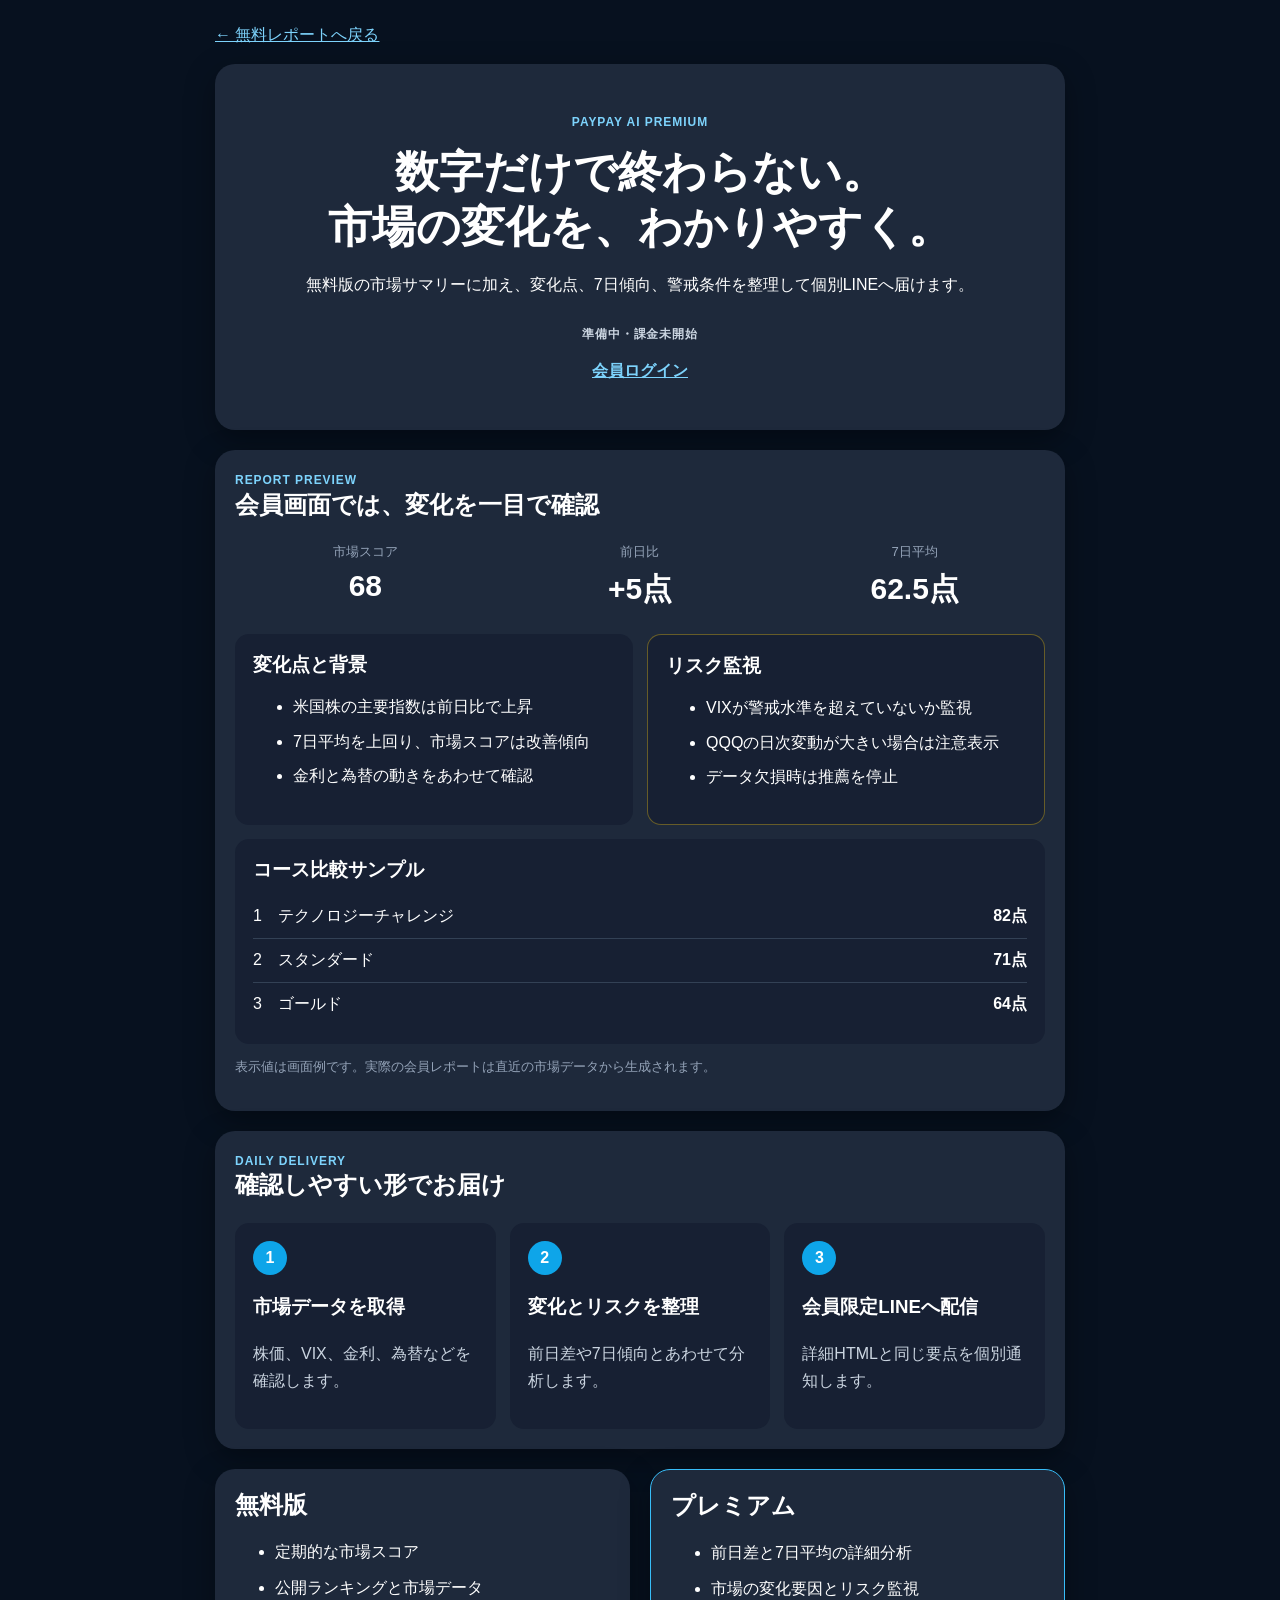
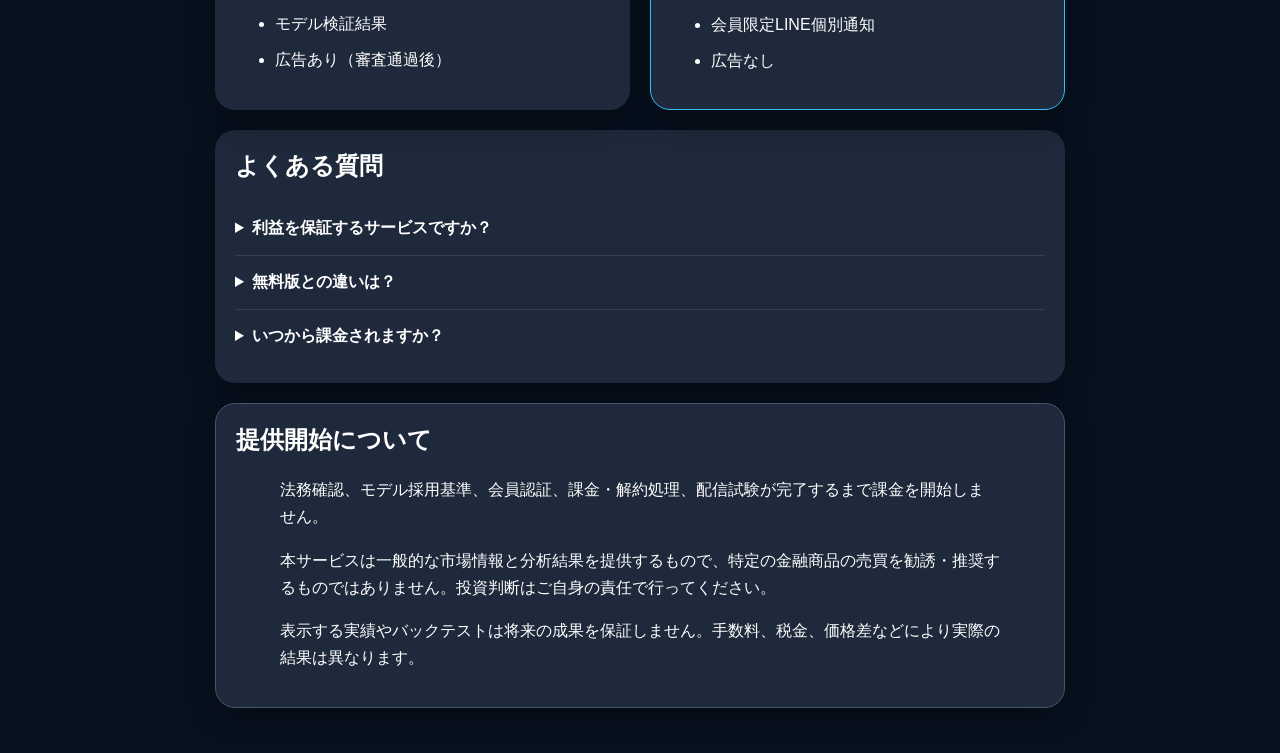
<file: premium.html>
<!DOCTYPE html>
<html lang="ja">
<head>
    <meta charset="utf-8">
    <meta name="viewport" content="width=device-width, initial-scale=1">
    <title>PayPay AI Premium</title>
    <meta name="description" content="PayPay AI Premiumの詳細分析と会員限定LINE通知">
    <link rel="stylesheet" href="css/style.css">
</head>
<body>
<main class="container premium-page">
    <a class="back-link" href="index.html">← 無料レポートへ戻る</a>
    <section class="card premium-hero">
        <span class="premium-label">PAYPAY AI PREMIUM</span>
        <h1><span>数字だけで終わらない。</span><span>市場の変化を、わかりやすく。</span></h1>
        <p>無料版の市場サマリーに加え、変化点、7日傾向、警戒条件を整理して個別LINEへ届けます。</p>
        <div class="premium-price"></div>
        <div class="premium-status">準備中・課金未開始</div>
        <a class="member-login-link" href="https://paypay-ai-members.onrender.com/login">会員ログイン</a>
    </section>

    <section class="card premium-preview" aria-label="プレミアムレポートの表示例">
        <span class="premium-label">REPORT PREVIEW</span>
        <h2>会員画面では、変化を一目で確認</h2>
        <div class="premium-metrics preview-metrics">
            <div><span>市場スコア</span><strong>68</strong></div>
            <div><span>前日比</span><strong>+5点</strong></div>
            <div><span>7日平均</span><strong>62.5点</strong></div>
        </div>
        <div class="premium-sample-grid">
            <article class="sample-panel">
                <h3>変化点と背景</h3>
                <ul>
                    <li>米国株の主要指数は前日比で上昇</li>
                    <li>7日平均を上回り、市場スコアは改善傾向</li>
                    <li>金利と為替の動きをあわせて確認</li>
                </ul>
            </article>
            <article class="sample-panel risk-panel">
                <h3>リスク監視</h3>
                <ul>
                    <li>VIXが警戒水準を超えていないか監視</li>
                    <li>QQQの日次変動が大きい場合は注意表示</li>
                    <li>データ欠損時は推薦を停止</li>
                </ul>
            </article>
        </div>
        <div class="sample-ranking">
            <h3>コース比較サンプル</h3>
            <div class="sample-ranking-row"><span>1　テクノロジーチャレンジ</span><strong>82点</strong></div>
            <div class="sample-ranking-row"><span>2　スタンダード</span><strong>71点</strong></div>
            <div class="sample-ranking-row"><span>3　ゴールド</span><strong>64点</strong></div>
        </div>
        <p class="data-note">表示値は画面例です。実際の会員レポートは直近の市場データから生成されます。</p>
    </section>

    <section class="card delivery-section">
        <span class="premium-label">DAILY DELIVERY</span>
        <h2>確認しやすい形でお届け</h2>
        <div class="delivery-grid">
            <div><strong>1</strong><h3>市場データを取得</h3><p>株価、VIX、金利、為替などを確認します。</p></div>
            <div><strong>2</strong><h3>変化とリスクを整理</h3><p>前日差や7日傾向とあわせて分析します。</p></div>
            <div><strong>3</strong><h3>会員限定LINEへ配信</h3><p>詳細HTMLと同じ要点を個別通知します。</p></div>
        </div>
    </section>

    <section class="plan-grid">
        <article class="card">
            <h2>無料版</h2>
            <ul><li>定期的な市場スコア</li><li>公開ランキングと市場データ</li><li>モデル検証結果</li><li>広告あり（審査通過後）</li></ul>
        </article>
        <article class="card premium-plan">
            <h2>プレミアム</h2>
            <ul><li>前日差と7日平均の詳細分析</li><li>市場の変化要因とリスク監視</li><li>会員限定LINE個別通知</li><li>広告なし</li></ul>
        </article>
    </section>

    <section class="card faq-section">
        <h2>よくある質問</h2>
        <details><summary>利益を保証するサービスですか？</summary><p>いいえ。市場情報と分析結果を整理するサービスであり、将来の利益を保証しません。</p></details>
        <details><summary>無料版との違いは？</summary><p>プレミアム版では、前日差、7日傾向、変化要因、リスク監視と個別LINE通知を提供する予定です。</p></details>
        <details><summary>いつから課金されますか？</summary><p>現在は課金していません。法務・精度・会員認証・決済・配信試験の完了後に案内します。</p></details>
    </section>

    <section class="card compliance-card">
        <h2>提供開始について</h2>
        <p class="readable-text">法務確認、モデル採用基準、会員認証、課金・解約処理、配信試験が完了するまで課金を開始しません。</p>
        <p class="readable-text">本サービスは一般的な市場情報と分析結果を提供するもので、特定の金融商品の売買を勧誘・推奨するものではありません。投資判断はご自身の責任で行ってください。</p><p class="readable-text">表示する実績やバックテストは将来の成果を保証しません。手数料、税金、価格差などにより実際の結果は異なります。</p><p></p>
    </section>
</main>
</body>
</html>
</file>
<file: css/style.css>
*{
    box-sizing:border-box;
}

body{
    margin:0;
    background:#07111f;
    color:white;
    font-family:-apple-system,BlinkMacSystemFont,sans-serif;
}

.container{
    max-width:1000px;
    margin:auto;
    padding:25px;
}

.hero::before{
    content:"";
    position:absolute;
    inset:0;
    background:
        radial-gradient(circle at top right,
        rgba(255,255,255,.18),
        transparent 45%);
    pointer-events:none;
}
@keyframes heroGradient{
0%{
background-position:0% 50%;
}
50%{
background-position:100% 50%;
}
100%{
background-position:0% 50%;
}

}

.hero h1{
font-size:52px;
margin:0;
font-weight:800;
letter-spacing:-1px;
}

.hero p{
font-size:18px;
opacity:.92;
margin-top:10px;
}

.button:hover{
transform:translateY(-3px);
box-shadow:0 14px 30px rgba(0,0,0,.35);
}

.gauge-ring span{

width:120px;
height:120px;

background:#1e293b;

border-radius:50%;

display:flex;
align-items:center;
justify-content:center;

font-size:42px;
font-weight:bold;

}

.card{
background:#1e293b;
border-radius:20px;
padding:20px;
margin-bottom:20px;
box-shadow:0 10px 30px rgba(0,0,0,.35);
}

.header-card{
    position:relative;
    overflow:hidden;

    background:linear-gradient(
        135deg,
        #2563eb,
        #0891b2,
        #059669
    );

    background-size:300% 300%;
    animation:heroGradient 10s ease infinite;

    padding:40px;
    border-radius:24px;
    margin-bottom:25px;
    box-shadow:0 20px 40px rgba(0,0,0,.35);

    color:white;
}

.header-card::before{
    content:"";
    position:absolute;
    inset:0;

    background:
        radial-gradient(
            circle at top right,
            rgba(255,255,255,.18),
            transparent 45%
        );

    pointer-events:none;
}

.header-card::after{
    content:"";
    position:absolute;
    right:-80px;
    top:-80px;
    width:220px;
    height:220px;
    background:rgba(255,255,255,.08);
    border-radius:50%;
}

.grid{
    display:grid;
    grid-template-columns:repeat(3,1fr);
    gap:20px;
    margin-bottom:20px;
}

@media(max-width:900px){
    .grid{
        grid-template-columns:1fr;
    }
}

canvas{
    max-height:280px;
}

.grid2{
    display:grid;
    grid-template-columns:1fr 1fr;
    gap:20px;
    margin-bottom:20px;
}

@media(max-width:800px){
    .grid2{
        grid-template-columns:1fr;
    }
}

.grid-center{
    display:grid;
    grid-template-columns:repeat(2,minmax(320px,450px));
    justify-content:center;
    gap:20px;
    margin-bottom:20px;
}

table tr:hover{
    background:#334155;
    transition:.2s;
}

.card h2{
    margin-top:0;
}

.card{
    transition:.2s;
}

.card:hover{
    transform:translateY(-4px);
}

.score{
    font-size:72px;
    font-weight:800;
    text-align:center;
    line-height:1;
    margin:12px 0;
}

.score-unit{
    font-size:28px;
    font-weight:600;
    opacity:.8;
}

.score-mini{
    font-size:34px;
    font-weight:700;
    color:#38bdf8;
    margin:10px 0;
}

.stats-grid{
    display:grid;
    grid-template-columns:1fr 1fr;
    gap:12px;
    margin-top:15px;
}

.stat-box{
    background:#1b2435;
    border-radius:12px;
    text-align:center;
    padding:10px;
}

.stat-title{
    font-size:13px;
    color:#9ca3af;
}

.stat-value{
    font-size:26px;
    font-weight:bold;
    margin-top:5px;
}

.legacy-stat{
    border:1px solid #64748b;
    opacity:.8;
}

.data-note{
    color:#94a3b8;
    font-size:13px;
    line-height:1.6;
}

.table-scroll{
    overflow-x:auto;
}

.validation-card table,
.card table{
    width:100%;
    border-collapse:collapse;
}

.validation-card th,
.validation-card td,
.card th,
.card td{
    padding:10px 8px;
    text-align:left;
    border-bottom:1px solid #334155;
    white-space:nowrap;
}

.status-badge{
    display:inline-block;
    padding:4px 9px;
    border-radius:999px;
    font-size:12px;
    font-weight:700;
}

.status-badge.adopt{
    color:#86efac;
    background:rgba(34,197,94,.15);
}

.status-badge.reject{
    color:#fca5a5;
    background:rgba(239,68,68,.15);
}

.status-badge.pending{
    color:#fde68a;
    background:rgba(250,204,21,.15);
}

.service-stage{
    display:inline-block;
    margin-top:14px;
    padding:6px 12px;
    border:1px solid rgba(255,255,255,.45);
    border-radius:999px;
    font-size:13px;
    font-weight:700;
}

.compliance-card{
    border:1px solid #475569;
}

.compliance-card p{
    line-height:1.7;
}

.premium-card{
    display:flex;
    align-items:center;
    justify-content:space-between;
    gap:24px;
    border:1px solid rgba(56,189,248,.55);
    background:linear-gradient(135deg,#172554,#164e63);
}

.premium-label,.premium-status,.ad-label{
    display:inline-block;
    font-size:12px;
    font-weight:700;
    letter-spacing:.08em;
}

.premium-label{color:#7dd3fc;}
.premium-status{color:#cbd5e1;}

.premium-button{
    flex:none;
    padding:12px 18px;
    border-radius:999px;
    color:#082f49;
    background:#7dd3fc;
    font-weight:700;
    text-decoration:none;
}

.ad-card{
    min-height:90px;
    margin:0 0 20px;
    padding:10px;
    border:1px solid #334155;
    border-radius:12px;
    background:#0f172a;
}

.ad-label{color:#94a3b8;margin-bottom:8px;}
.ad-privacy{display:block;margin-top:8px;color:#94a3b8;font-size:12px;}

@media(max-width:700px){
    .premium-card{align-items:flex-start;flex-direction:column;}
}

.premium-page{max-width:900px;}
.back-link{display:inline-block;margin-bottom:18px;color:#7dd3fc;}
.premium-hero{text-align:center;padding:48px 28px;}
.premium-hero h1{
    max-width:760px;
    margin:14px auto;
    font-size:clamp(20px,4vw,44px);
    line-height:1.25;
    text-wrap:balance;
    word-break:keep-all;
    overflow-wrap:anywhere;
}
.premium-hero h1 span{display:block;white-space:nowrap;}
.premium-hero>p,.readable-text{
    max-width:720px;
    margin-left:auto;
    margin-right:auto;
    line-height:1.9;
    text-wrap:pretty;
}
.premium-price{font-size:25px;font-weight:800;margin:24px 0 18px;}
.premium-hero .premium-button{display:inline-block;}
.premium-hero .premium-button a{color:#082f49;text-decoration:none;}
.member-login-link{display:block;margin-top:18px;color:#7dd3fc;font-weight:700;}
.plan-grid{display:grid;grid-template-columns:1fr 1fr;gap:20px;}
.plan-grid li{margin:12px 0;line-height:1.5;}
.premium-plan{border:1px solid #38bdf8;}
@media(max-width:700px){.plan-grid{grid-template-columns:1fr;}}

.premium-preview h2{line-height:1.45;text-wrap:balance;word-break:keep-all;}
.premium-metrics{display:grid;grid-template-columns:repeat(3,1fr);gap:14px;}
.preview-metrics>div,.premium-metrics>.card{text-align:center;}
.premium-metrics span{display:block;color:#94a3b8;font-size:13px;}
.premium-metrics strong{display:block;margin-top:8px;font-size:30px;}
.premium-sample-grid{display:grid;grid-template-columns:1fr 1fr;gap:14px;margin-top:24px;}
.sample-panel{padding:18px;border-radius:14px;background:#172033;}
.sample-panel h3,.sample-ranking h3{margin:0 0 12px;}
.sample-panel li{margin:9px 0;line-height:1.6;}
.risk-panel{border:1px solid rgba(250,204,21,.35);}
.sample-ranking{margin-top:14px;padding:18px;border-radius:14px;background:#172033;}
.sample-ranking-row{display:flex;justify-content:space-between;gap:14px;padding:11px 0;border-bottom:1px solid #334155;}
.sample-ranking-row:last-child{border-bottom:0;}
.delivery-section h2{text-wrap:balance;word-break:keep-all;}
.delivery-grid{display:grid;grid-template-columns:repeat(3,1fr);gap:14px;margin-top:22px;}
.delivery-grid>div{padding:18px;border-radius:14px;background:#172033;}
.delivery-grid>div>strong{display:flex;width:34px;height:34px;align-items:center;justify-content:center;border-radius:50%;background:#0ea5e9;}
.delivery-grid h3{line-height:1.5;}
.delivery-grid p{color:#cbd5e1;line-height:1.7;}
.faq-section details{padding:16px 0;border-bottom:1px solid #334155;}
.faq-section details:last-child{border-bottom:0;}
.faq-section summary{cursor:pointer;font-weight:700;}
.faq-section details p{color:#cbd5e1;line-height:1.8;}
.member-header h1{margin-bottom:6px;text-wrap:balance;}
.member-report li{margin:10px 0;line-height:1.7;}
.risk-card{border:1px solid rgba(250,204,21,.5);}
.risk-level{display:inline-block;margin-left:8px;padding:4px 9px;border-radius:999px;font-size:12px;vertical-align:middle;}
.risk-level.low{color:#86efac;background:rgba(34,197,94,.16);}
.risk-level.medium{color:#fde68a;background:rgba(250,204,21,.16);}
.risk-level.high{color:#fca5a5;background:rgba(239,68,68,.18);}
.premium-data-grid{display:grid;grid-template-columns:repeat(3,1fr);gap:12px;}
.premium-data-grid span{padding:14px;border-radius:12px;background:#172033;}
.premium-data-grid strong{float:right;}
@media(max-width:600px){
    .premium-metrics,.premium-data-grid,.premium-sample-grid,.delivery-grid{grid-template-columns:1fr;}
    .premium-hero{padding:36px 20px;}
    .premium-hero h1{font-size:clamp(20px,6.2vw,28px);}
}

.member-auth{max-width:620px;padding-top:70px;}
.member-auth input[type="email"]{
    width:100%;margin:12px 0 18px;padding:13px 15px;border:1px solid #475569;
    border-radius:10px;background:#0f172a;color:#fff;font-size:16px;
}
.member-auth button{border:0;cursor:pointer;font-size:15px;}
.subscription-notice{padding:10px 12px;border-radius:10px;color:#fde68a;background:rgba(250,204,21,.14);}
</file>
